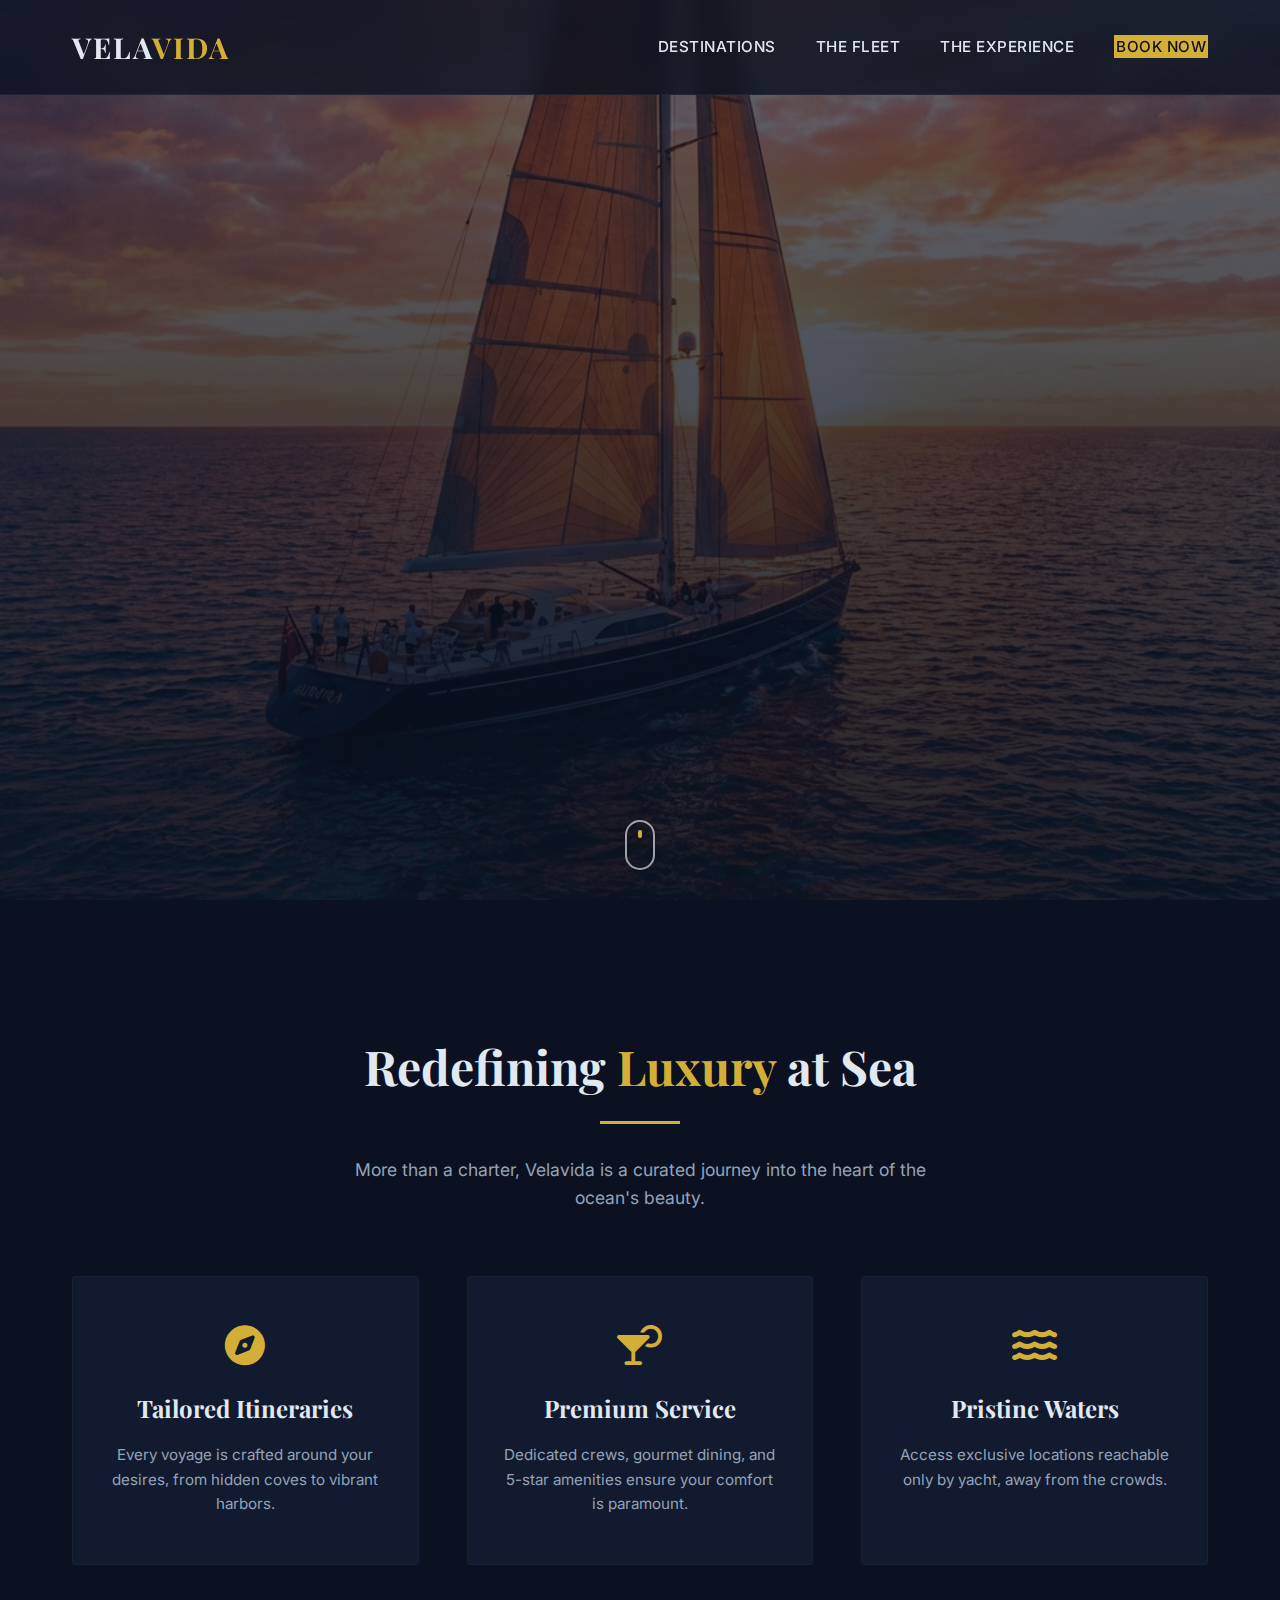
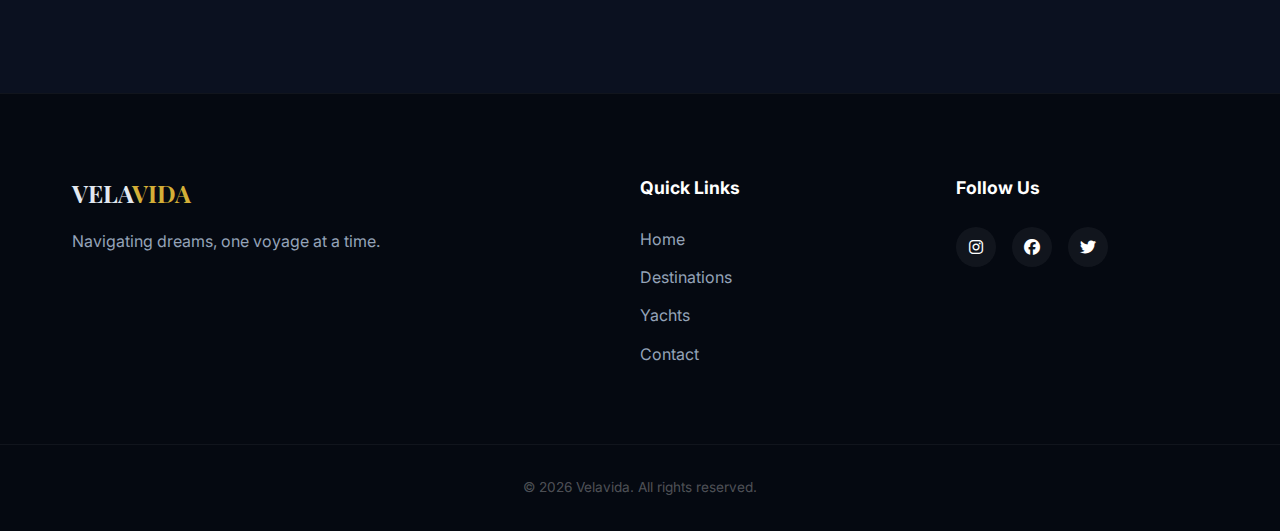
<file: index copy.html>
<!doctype html>
<html lang="en">
  <head>
    <meta charset="UTF-8" />
    <meta name="viewport" content="width=device-width, initial-scale=1.0" />
    <title>Velavida | Luxury Sailing Experiences</title>
    <meta
      name="description"
      content="Experience the ultimate freedom with Velavida's premium sailing charters. Unforgettable journeys, luxury yachts, and pristine destinations."
    />

    <!-- Google Fonts -->
    <link rel="preconnect" href="https://fonts.googleapis.com" />
    <link rel="preconnect" href="https://fonts.gstatic.com" crossorigin />
    <link
      href="https://fonts.googleapis.com/css2?family=Playfair+Display:ital,wght@0,400;0,700;1,400&family=Inter:wght@300;400;500;600&display=swap"
      rel="stylesheet"
    />

    <!-- Styles -->
    <link rel="stylesheet" href="css/styles.css" />

    <!-- Font Awesome for Icons -->
    <link
      rel="stylesheet"
      href="https://cdnjs.cloudflare.com/ajax/libs/font-awesome/6.4.0/css/all.min.css"
    />
  </head>
  <body>
    <!-- Navigation -->
    <nav class="navbar">
      <div class="container nav-container">
        <a href="#" class="logo">VELA<span class="highlight">VIDA</span></a>
        <ul class="nav-links">
          <li><a href="#destinations">Destinations</a></li>
          <li><a href="#yachts">The Fleet</a></li>
          <li><a href="#experience">The Experience</a></li>
          <li><a href="#contact" class="btn-primary">Book Now</a></li>
        </ul>
        <div class="mobile-toggle">
          <i class="fas fa-bars"></i>
        </div>
      </div>
    </nav>

    <!-- Hero Section -->
    <header class="hero">
      <div class="hero-overlay"></div>
      <div class="hero-content container">
        <h1 class="fade-in-up">
          Set Sail for the <br /><span class="text-gradient"
            >Extraordinary</span
          >
        </h1>
        <p class="fade-in-up delay-1">
          Discover the world's most breathtaking coastlines in unmatched luxury.
        </p>
        <div class="hero-btns fade-in-up delay-2">
          <a href="#destinations" class="btn btn-primary">Explore Voyages</a>
          <a href="#contact" class="btn btn-outline">Contact Us</a>
        </div>
      </div>
      <div class="scroll-indicator">
        <div class="mouse">
          <div class="wheel"></div>
        </div>
      </div>
    </header>

    <!-- Intro / About Section -->
    <section id="experience" class="section">
      <div class="container">
        <div class="section-header text-center">
          <h2 class="section-title">
            Redefining <span class="highlight">Luxury</span> at Sea
          </h2>
          <div class="divider"></div>
          <p class="section-subtitle">
            More than a charter, Velavida is a curated journey into the heart of
            the ocean's beauty.
          </p>
        </div>

        <div class="features-grid">
          <div class="feature-card">
            <i class="fa-solid fa-compass"></i>
            <h3>Tailored Itineraries</h3>
            <p>
              Every voyage is crafted around your desires, from hidden coves to
              vibrant harbors.
            </p>
          </div>
          <div class="feature-card">
            <i class="fa-solid fa-martini-glass-citrus"></i>
            <h3>Premium Service</h3>
            <p>
              Dedicated crews, gourmet dining, and 5-star amenities ensure your
              comfort is paramount.
            </p>
          </div>
          <div class="feature-card">
            <i class="fa-solid fa-water"></i>
            <h3>Pristine Waters</h3>
            <p>
              Access exclusive locations reachable only by yacht, away from the
              crowds.
            </p>
          </div>
        </div>
      </div>
    </section>

    <!-- Footer -->
    <footer class="footer">
      <div class="container footer-content">
        <div class="footer-brand">
          <h3>VELA<span class="highlight">VIDA</span></h3>
          <p>Navigating dreams, one voyage at a time.</p>
        </div>
        <div class="footer-links">
          <h4>Quick Links</h4>
          <ul>
            <li><a href="#">Home</a></li>
            <li><a href="#destinations">Destinations</a></li>
            <li><a href="#yachts">Yachts</a></li>
            <li><a href="#contact">Contact</a></li>
          </ul>
        </div>
        <div class="footer-social">
          <h4>Follow Us</h4>
          <div class="social-icons">
            <a href="#"><i class="fab fa-instagram"></i></a>
            <a href="#"><i class="fab fa-facebook"></i></a>
            <a href="#"><i class="fab fa-twitter"></i></a>
          </div>
        </div>
      </div>
      <div class="footer-bottom">
        <p>&copy; 2026 Velavida. All rights reserved.</p>
      </div>
    </footer>

    <script src="js/script.js"></script>
  </body>
</html>
</file>
<file: css/styles.css>
/* 
   Velavida Design System 
   Theme: Deep Ocean Luxury
*/

:root {
  /* Colors */
  --color-bg: #0b1120; /* Very dark navy */
  --color-bg-alt: #111a2f;
  --color-text-main: #e2e8f0;
  --color-text-muted: #94a3b8;
  --color-primary: #d4af37; /* Gold */
  --color-primary-hover: #b5952f;
  --color-white: #ffffff;

  /* Gradients */
  --gradient-gold: linear-gradient(
    135deg,
    #d4af37 0%,
    #f3e5ab 50%,
    #d4af37 100%
  );

  /* Typography */
  --font-heading: "Playfair Display", serif;
  --font-body: "Inter", sans-serif;

  /* Spacing */
  --container-width: 1200px;
  --spacing-sm: 1rem;
  --spacing-md: 2rem;
  --spacing-lg: 4rem;
  --spacing-xl: 8rem;

  /* Effects */
  --shadow-sm: 0 4px 6px -1px rgba(0, 0, 0, 0.3);
  --shadow-lg: 0 10px 15px -3px rgba(0, 0, 0, 0.4);
  --transition: all 0.3s ease;
}

/* Reset & Base */
*,
*::before,
*::after {
  margin: 0;
  padding: 0;
  box-sizing: border-box;
}

html {
  scroll-behavior: smooth;
}

body {
  background-color: var(--color-bg);
  color: var(--color-text-main);
  font-family: var(--font-body);
  line-height: 1.6;
  overflow-x: hidden;
}

a {
  text-decoration: none;
  color: inherit;
  transition: var(--transition);
}

ul {
  list-style: none;
}

img {
  max-width: 100%;
  display: block;
}

/* Typography Utilities */
.text-gradient {
  background: var(--gradient-gold);
  -webkit-background-clip: text;
  background-clip: text;
  color: transparent;
}

.highlight {
  color: var(--color-primary);
}

.section-title {
  font-family: var(--font-heading);
  font-size: 3rem;
  margin-bottom: 1rem;
}

.section-subtitle {
  color: var(--color-text-muted);
  font-size: 1.1rem;
  max-width: 600px;
  margin: 0 auto;
}

/* Layout Utilities */
.container {
  max-width: var(--container-width);
  margin: 0 auto;
  padding: 0 var(--spacing-md);
}

.text-center {
  text-align: center;
}

.divider {
  height: 3px;
  width: 80px;
  background: var(--color-primary);
  margin: 1rem auto 2rem;
}

/* Navbar */
.navbar {
  position: fixed;
  top: 0;
  left: 0;
  width: 100%;
  z-index: 1000;
  padding: 1.5rem 0;
  transition: var(--transition);
  /* Glassmorphism initial state optional, or add via JS on scroll */
  background: rgba(11, 17, 32, 0.8);
  backdrop-filter: blur(10px);
  border-bottom: 1px solid rgba(255, 255, 255, 0.05);
}

.nav-container {
  display: flex;
  justify-content: space-between;
  align-items: center;
}

.logo {
  font-family: var(--font-heading);
  font-size: 1.8rem;
  font-weight: 700;
  letter-spacing: 2px;
}

.nav-links {
  display: flex;
  gap: 2.5rem;
  align-items: center;
}

.nav-links a {
  font-size: 0.95rem;
  font-weight: 500;
  letter-spacing: 0.5px;
  text-transform: uppercase;
}

.nav-links a:hover {
  color: var(--color-primary);
}

/* Buttons */
.btn {
  display: inline-block;
  padding: 1rem 2.5rem;
  border-radius: 50px;
  font-weight: 600;
  text-transform: uppercase;
  letter-spacing: 1px;
  font-size: 0.9rem;
  cursor: pointer;
  transition: var(--transition);
}

.btn-primary {
  background: var(--color-primary);
  color: var(--color-bg);
  border: 2px solid var(--color-primary);
}

.btn-primary:hover {
  background: transparent;
  color: var(--color-primary);
}

.btn-outline {
  background: transparent;
  border: 2px solid var(--color-white);
  color: var(--color-white);
  margin-left: 1rem;
}

.btn-outline:hover {
  background: var(--color-white);
  color: var(--color-bg);
}

/* Hero Section */
.hero {
  height: 100vh;
  width: 100%;
  position: relative;
  display: flex;
  align-items: center;
  background: url("../assets/hero.png") no-repeat center center/cover;
}

.hero-overlay {
  position: absolute;
  top: 0;
  left: 0;
  width: 100%;
  height: 100%;
  background: linear-gradient(
    to bottom,
    rgba(11, 17, 32, 0.6),
    rgba(11, 17, 32, 0.9)
  );
}

.hero-content {
  position: relative;
  z-index: 2;
  margin-top: -50px;
}

.hero h1 {
  font-family: var(--font-heading);
  font-size: 4.5rem;
  line-height: 1.1;
  margin-bottom: 1.5rem;
}

.hero p {
  font-size: 1.25rem;
  color: var(--color-text-muted);
  margin-bottom: 3rem;
  max-width: 500px;
}

/* Scroll Indicator */
.scroll-indicator {
  position: absolute;
  bottom: 30px;
  left: 50%;
  transform: translateX(-50%);
  z-index: 2;
}

.mouse {
  width: 30px;
  height: 50px;
  border: 2px solid rgba(255, 255, 255, 0.6);
  border-radius: 15px;
  position: relative;
}

.wheel {
  width: 4px;
  height: 8px;
  background: var(--color-primary);
  border-radius: 2px;
  position: absolute;
  top: 8px;
  left: 50%;
  transform: translateX(-50%);
  animation: scroll 2s infinite;
}

@keyframes scroll {
  0% {
    top: 8px;
    opacity: 1;
  }
  100% {
    top: 25px;
    opacity: 0;
  }
}

/* Features/Experience Section */
.section {
  padding: var(--spacing-xl) 0;
}

.features-grid {
  display: grid;
  grid-template-columns: repeat(auto-fit, minmax(300px, 1fr));
  gap: 3rem;
  margin-top: 4rem;
}

.feature-card {
  background: var(--color-bg-alt);
  padding: 3rem 2rem;
  border-radius: 4px;
  text-align: center;
  transition: var(--transition);
  border: 1px solid rgba(255, 255, 255, 0.03);
}

.feature-card:hover {
  transform: translateY(-10px);
  border-color: var(--color-primary);
  box-shadow: var(--shadow-lg);
}

.feature-card i {
  font-size: 2.5rem;
  color: var(--color-primary);
  margin-bottom: 1.5rem;
}

.feature-card h3 {
  font-family: var(--font-heading);
  font-size: 1.5rem;
  margin-bottom: 1rem;
}

.feature-card p {
  color: var(--color-text-muted);
  font-size: 0.95rem;
}

/* Footer */
.footer {
  background: #050911;
  padding: 5rem 0 2rem;
  border-top: 1px solid rgba(255, 255, 255, 0.05);
}

.footer-content {
  display: grid;
  grid-template-columns: 2fr 1fr 1fr;
  gap: 4rem;
  margin-bottom: 4rem;
}

.footer-brand h3 {
  font-family: var(--font-heading);
  font-size: 1.5rem;
  margin-bottom: 1rem;
}

.footer-brand p {
  color: var(--color-text-muted);
}

.footer-links h4,
.footer-social h4 {
  font-size: 1.1rem;
  margin-bottom: 1.5rem;
  color: var(--color-white);
}

.footer-links ul li {
  margin-bottom: 0.8rem;
}

.footer-links a {
  color: var(--color-text-muted);
}

.footer-links a:hover {
  color: var(--color-primary);
}

.social-icons {
  display: flex;
  gap: 1rem;
}

.social-icons a {
  width: 40px;
  height: 40px;
  border-radius: 50%;
  background: rgba(255, 255, 255, 0.05);
  display: flex;
  align-items: center;
  justify-content: center;
  color: var(--color-white);
  transition: var(--transition);
}

.social-icons a:hover {
  background: var(--color-primary);
  color: var(--color-bg);
}

.footer-bottom {
  text-align: center;
  padding-top: 2rem;
  border-top: 1px solid rgba(255, 255, 255, 0.05);
  color: rgba(255, 255, 255, 0.3);
  font-size: 0.85rem;
}

/* Animations */
.fade-in-up {
  opacity: 0;
  transform: translateY(30px);
  animation: fadeInUp 1s forwards;
}

.delay-1 {
  animation-delay: 0.2s;
}
.delay-2 {
  animation-delay: 0.4s;
}

@keyframes fadeInUp {
  to {
    opacity: 1;
    transform: translateY(0);
  }
}

/* Mobile Responsive */
.mobile-toggle {
  display: none;
  font-size: 1.5rem;
  cursor: pointer;
}

@media (max-width: 768px) {
  .nav-links {
    display: none; /* Add JS toggle later */
  }

  .mobile-toggle {
    display: block;
  }

  .hero h1 {
    font-size: 3rem;
  }

  .footer-content {
    grid-template-columns: 1fr;
    gap: 2rem;
  }
}
</file>
